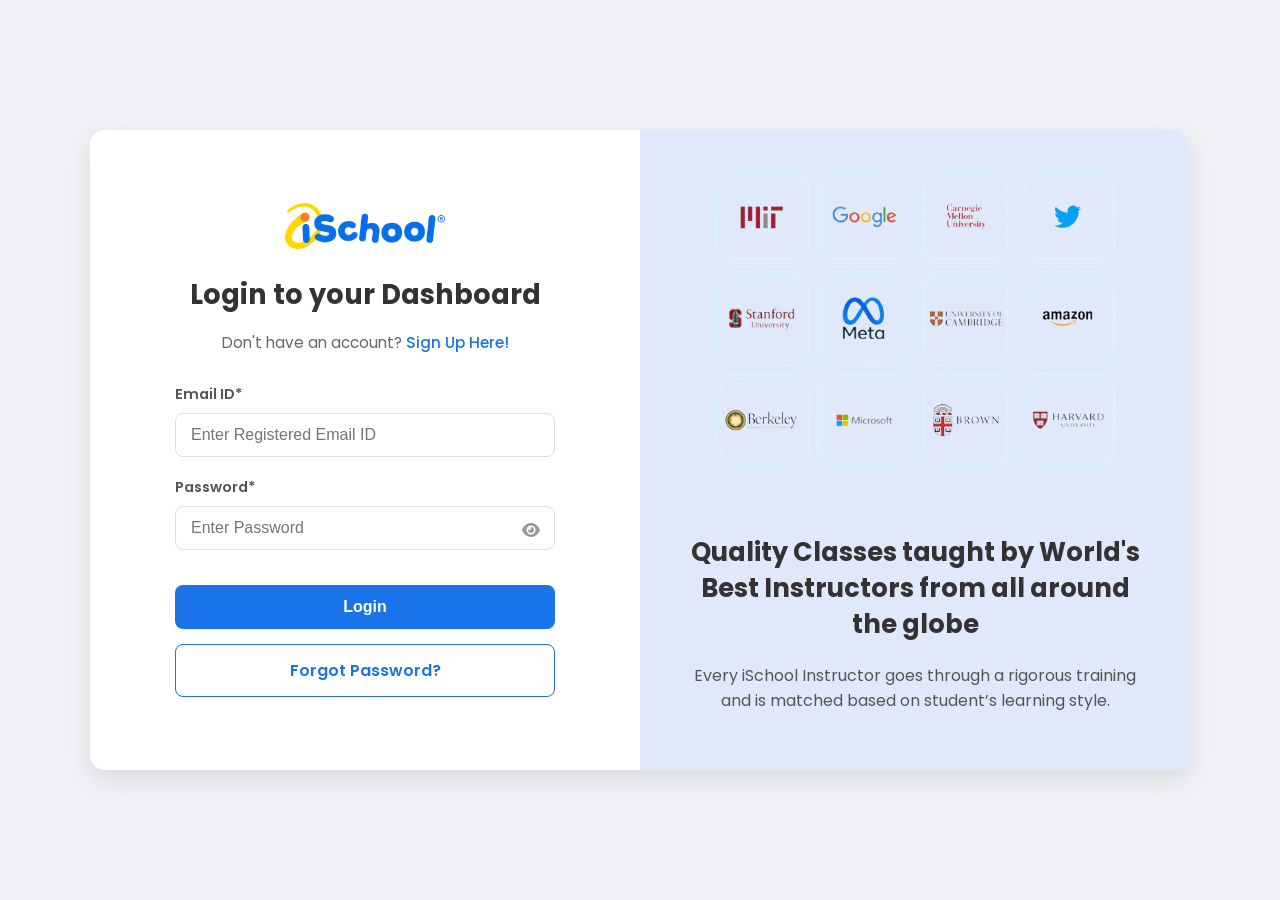
<file: login.html>
<!DOCTYPE html>
<html lang="en" dir="ltr">

<head>
  <meta charset="UTF-8">
  <meta name="viewport" content="width=device-width, initial-scale=1.0">
  <meta name="description" content="Log in to your iSchool dashboard to follow your child's coding progress.">
  <title>Login | iSchool</title>
  <link href="https://cdn.prod.website-files.com/655a78032f46f2e55da300d7/657742cf85af105651d74f51_ischool-favicon.png"
    rel="shortcut icon" type="image/x-icon" />
  <link rel="preconnect" href="https://fonts.googleapis.com">
  <link rel="preconnect" href="https://fonts.gstatic.com" crossorigin>
  <link href="https://fonts.googleapis.com/css2?family=Poppins:wght@400;500;600;700&display=swap" rel="stylesheet">
  <link rel="stylesheet" href="https://cdnjs.cloudflare.com/ajax/libs/font-awesome/6.5.0/css/all.min.css">
  <link rel="stylesheet" href="./css/login.css">
</head>

<body>

  <div class="login-page-container">

    <div class="login-section">
      <div class="login-box">
        <a href="./index.html"><img src="./img/logo.png" alt="iSchool logo" /></a>

        <h1>Login to your Dashboard</h1>

        <p>Don't have an account? <a href="./signup.html" class="signup-link">Sign Up Here!</a></p>

        <p id="loginMessage" class="login-msg" role="status" aria-live="polite"></p>

        <form class="login-form" id="loginForm">
          <div class="input-group">
            <label for="email">Email ID*</label>
            <input type="email" id="email" name="email" placeholder="Enter Registered Email ID" autocomplete="email"
              required>
          </div>
          <div class="input-group">
            <label for="password">Password*</label>
            <input type="password" id="password" name="password" placeholder="Enter Password"
              autocomplete="current-password" required>
            <span class="password-toggle" onclick="togglePassword()" role="button" tabindex="0"
              aria-label="Show or hide password" onkeydown="if(event.key==='Enter'||event.key===' '){event.preventDefault();togglePassword();}">
              <i id="toggleIcon" class="fas fa-eye"></i>
            </span>
          </div>

          <button type="submit" id="loginBtn" class="login-btn">Login</button>
          <a class="forgot-password-btn" href="mailto:Support@ischooltech.com?subject=Password%20reset">Forgot Password?</a>
        </form>
      </div>
    </div>

    <div class="info-section">
      <div class="info-content">
        <img src="./img/student-login.png" alt="Students learning with iSchool" class="company-logos-grid">

        <h2>Quality Classes taught by World's Best Instructors from all around the globe</h2>
        <p>Every iSchool Instructor goes through a rigorous training and is matched based on student’s learning
          style.</p>
      </div>
    </div>

  </div>

  <script src="./js/login.js"></script>
</body>

</html>
</file>
<file: css/login.css>
/* ده بيخلي كل العناصر تحسب حجمها بالـ border-box عشان مفيش حاجة تكبر فجأة */
* {
    box-sizing: border-box;
}

body {
    margin: 0;
    font-family: 'Poppins', sans-serif;
    background-color: #f0f2f5;
    display: flex;
    justify-content: center;
    align-items: center;
    min-height: 100vh;
    padding: 24px;
    /* بنسمح بالسكرول بدل ما المحتوى يتقطع على الموبايل */
    overflow-x: hidden;
}

.login-page-container {
    display: flex;
    width: 100%;
    max-width: 1100px;
    background-color: #ffffff;
    border-radius: 15px;
    overflow: hidden;
    box-shadow: 0 10px 30px rgba(0, 0, 0, 0.1);
    margin: auto;
}

/* الجزء الشمال (صفحة تسجيل الدخول) */
.login-section {
    flex: 1 1 50%;
    min-width: 0;
    background-color: white;
    padding: clamp(24px, 4vw, 50px);
    display: flex;
    justify-content: center;
    align-items: center;
    min-height: 560px;
}

.login-box {
    width: 100%;
    max-width: 380px;
    text-align: center;
}

.ischool-logo {
    width: clamp(90px, 22vw, 130px);
    height: auto;
    margin-bottom: 24px;
}

.login-box img {
    max-width: 160px;
    height: auto;
    display: inline-block;
}

.login-box h1,\n.login-box h2 {
    font-size: clamp(1.35rem, 3vw, 1.7em);
    color: #333;
    margin-bottom: 10px;
    font-weight: 700;
}

.login-box p {
    font-size: 0.95em;
    color: #666;
    margin-bottom: 30px;
}

/* Inline form feedback (login + signup) */
.login-msg {
    display: none;
    font-size: 0.9rem;
    line-height: 1.5;
    text-align: left;
    border: 1px solid transparent;
}

.login-msg.error,
.login-msg.success {
    display: block;
    padding: 10px 12px;
    border-radius: 8px;
    margin-bottom: 20px;
}

.login-msg.error {
    color: #b42318;
    background: #fef3f2;
    border-color: #fecdca;
}

.login-msg.success {
    color: #067647;
    background: #ecfdf3;
    border-color: #abefc6;
}

.login-box p.login-msg {
    margin-bottom: 20px;
}

.auth-logo {
    display: block;
    max-width: 150px;
    height: auto;
    margin: 0 auto;
}

.signup-link {
    color: #1a73e8;
    text-decoration: none;
    font-weight: 500;
}

.signup-link:hover {
    text-decoration: underline;
}

.login-form .input-group {
    text-align: left;
    margin-bottom: 20px;
    position: relative;
}

.login-form label {
    display: block;
    font-size: 0.9em;
    color: #555;
    margin-bottom: 8px;
    font-weight: 600;
}

.login-form input[type="email"],
.login-form input[type="password"],
.login-form input[type="text"] {
    width: 100%;
    padding: 12px 15px;
    border: 1px solid #ddd;
    border-radius: 8px;
    font-size: 1em;
    color: #333;
    outline: none;
    transition: border-color 0.3s ease;
}

.login-form input:focus {
    border-color: #1a73e8;
}

.password-toggle {
    position: absolute;
    right: 15px;
    bottom: 12px;
    cursor: pointer;
    color: #999;
    line-height: 1;
    display: flex;
    align-items: center;
}

.password-toggle:hover {
    color: #000;
}

.login-btn {
    width: 100%;
    padding: 13px;
    background-color: #1a73e8;
    color: white;
    border: none;
    border-radius: 8px;
    font-size: 1em;
    font-weight: 600;
    cursor: pointer;
    transition: background-color 0.3s ease;
    margin-top: 15px;
}

.login-btn:hover {
    background-color: #155bb5;
}

.forgot-password-btn {
    display: block;
    width: 100%;
    padding: 13px;
    background-color: white;
    color: #1a73e8;
    border: 1px solid #1a73e8;
    border-radius: 8px;
    font-size: 1em;
    font-weight: 600;
    cursor: pointer;
    transition: background-color 0.3s ease, color 0.3s ease;
    margin-top: 15px;
    text-align: center;
    text-decoration: none;
}

.forgot-password-btn:hover {
    background-color: #1a73e8;
    color: white;
}

.login-otp-link {
    font-size: 0.9em;
    color: #1a73e8;
    text-decoration: none;
    cursor: pointer;
    margin-top: 25px;
    display: inline-block;
}

.login-otp-link:hover {
    text-decoration: underline;
}

/* الجزء اليمين (معلومات إضافية) */
.info-section {
    flex: 1 1 50%;
    min-width: 0;
    background-color: #e0e9fa;
    padding: clamp(24px, 4vw, 40px);
    display: flex;
    flex-direction: column;
    justify-content: center;
    align-items: center;
    position: relative;
    text-align: center;
}

.info-content {
    text-align: center;
    max-width: 450px;
}

.company-logos-grid {
    width: 100%;
    max-width: 400px;
    height: auto;
    border-radius: 15px;
    margin-bottom: 40px;
}

.info-section h2,\n.info-section h3 {
    font-size: clamp(1.15rem, 2.6vw, 1.6em);
    color: #333;
    margin-bottom: 20px;
    line-height: 1.4;
    font-weight: 700;
}

.info-section p {
    font-size: clamp(0.9rem, 2.2vw, 1em);
    color: #555;
    line-height: 1.6;
}

/* أيقونة الشات اللي بتظهر تحت يمين */
.chat-icon-fixed {
    position: absolute;
    bottom: 30px;
    right: 30px;
    background-color: #1a73e8;
    color: white;
    width: 55px;
    height: 55px;
    border-radius: 50%;
    display: flex;
    justify-content: center;
    align-items: center;
    font-size: 1.6em;
    box-shadow: 0 5px 15px rgba(0, 0, 0, 0.2);
    cursor: pointer;
    z-index: 10;
}

/* ====== Responsive ====== */

/* Tablets */
@media (max-width: 900px) {
    .login-page-container {
        max-width: 640px;
        flex-direction: column;
    }

    .login-section {
        min-height: auto;
    }
}

/* Mobile */
@media (max-width: 768px) {
    body {
        padding: 0;
        align-items: flex-start;
    }

    .login-page-container {
        flex-direction: column;
        width: 100%;
        max-width: 100%;
        border-radius: 0;
        box-shadow: none;
        min-height: 100vh;
    }

    .login-section {
        padding: 32px 20px;
        min-height: auto;
        flex: 0 0 auto;
    }

    .info-section {
        padding: 32px 20px;
        min-height: auto;
        border-radius: 0;
        flex: 0 0 auto;
    }

    .company-logos-grid {
        max-width: 300px;
        margin-bottom: 24px;
    }

    .login-box p {
        margin-bottom: 22px;
    }
}

@media (max-width: 480px) {
    .login-section,
    .info-section {
        padding: 26px 16px;
    }

    .login-box h1,\n.login-box h2 {
        font-size: 1.35em;
    }

    .login-form input,
    .login-btn,
    .forgot-password-btn {
        padding: 11px;
    }

    .ischool-logo,
    .login-box img {
        max-width: 120px;
    }
}
</file>
